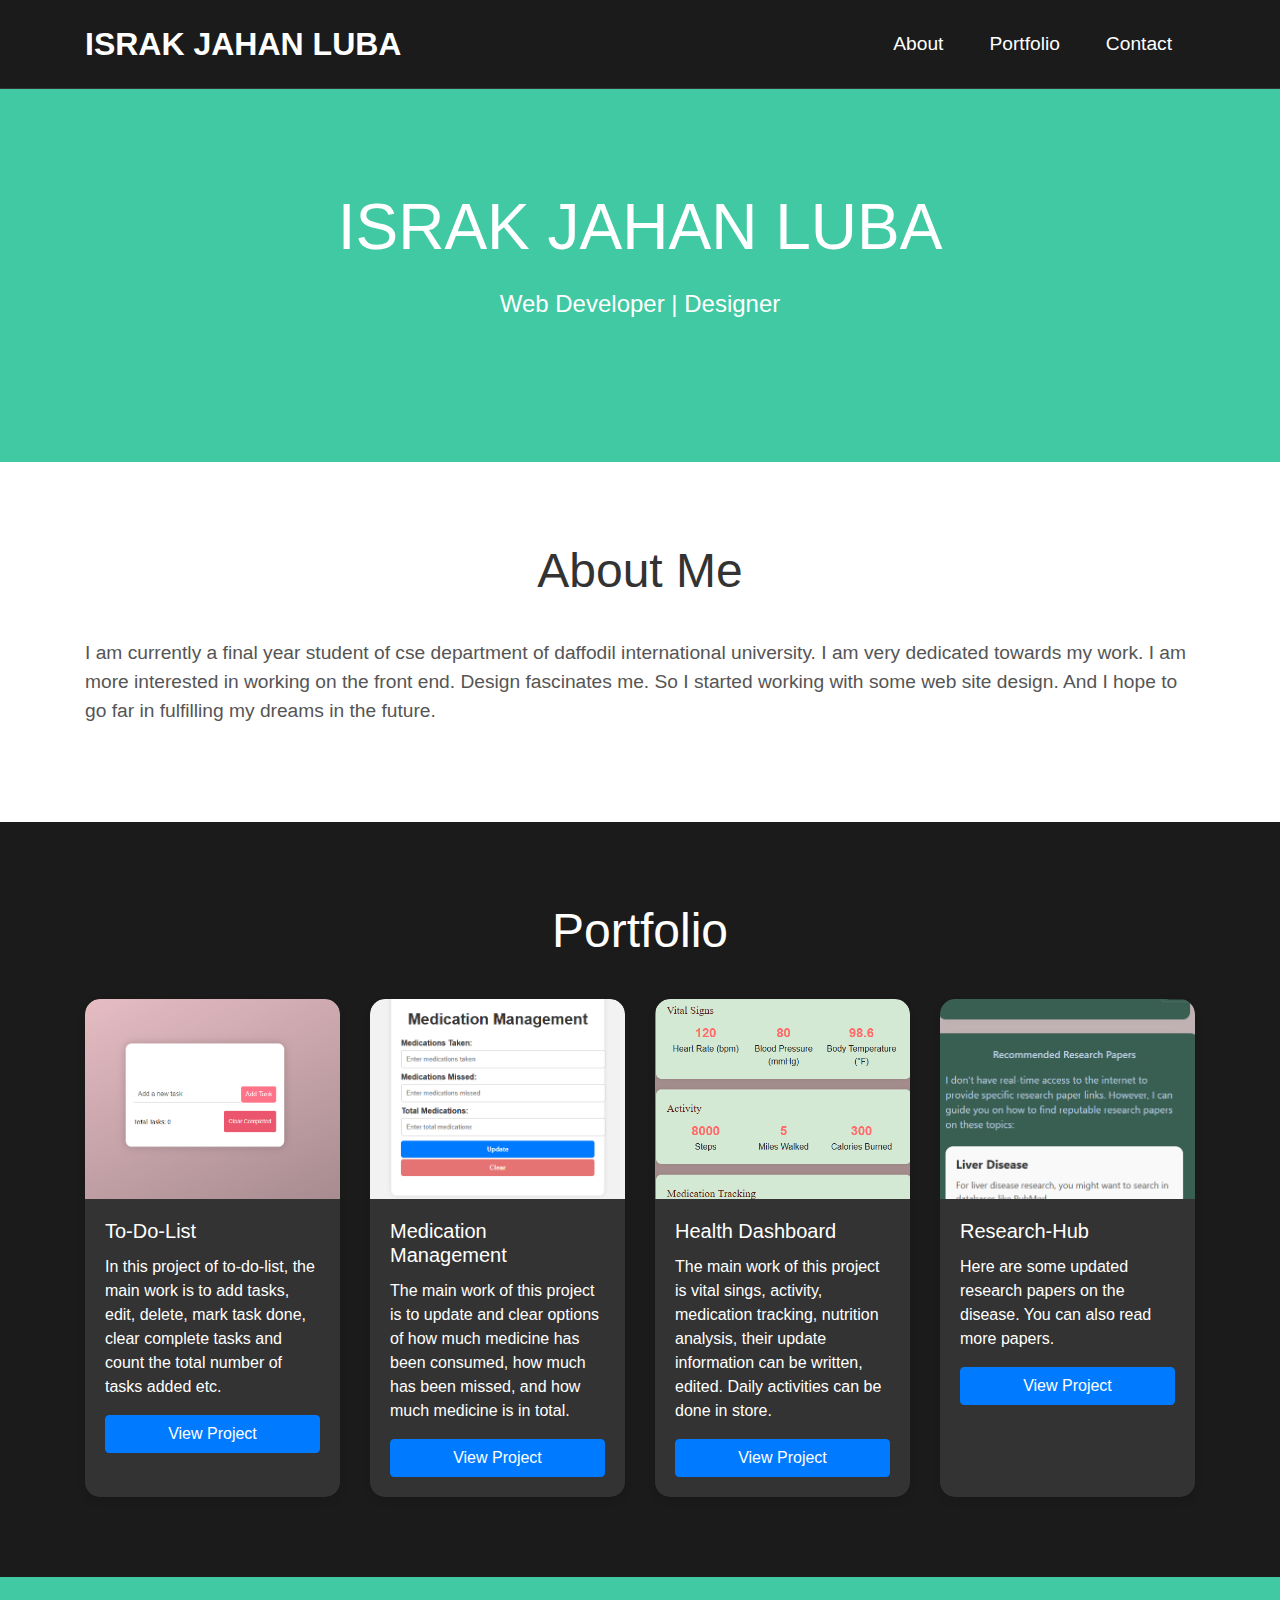
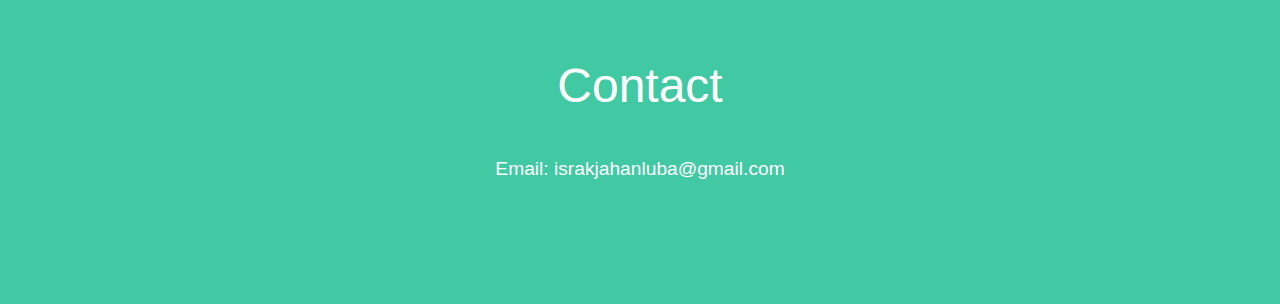
<file: index.html>
<!DOCTYPE html>
<html lang="en">

<head>
    <meta charset="UTF-8">
    <meta name="viewport" content="width=device-width, initial-scale=1">
    <title>Your Name - Portfolio</title>
    <link rel="stylesheet" href="https://stackpath.bootstrapcdn.com/bootstrap/4.5.2/css/bootstrap.min.css">
    <style>
        body {
            font-family: 'Segoe UI', Tahoma, Geneva, Verdana, sans-serif;
            background-color: #f7f7f7;
            color: #333;
            margin: 0;
            padding: 0;
        }

        /* Navbar */
        .navbar {
            background-color: #1b1b1b;
            padding: 15px 0;
            border-bottom: 1px solid #333;
        }

        .navbar-brand {
            font-size: 2rem;
            color: #ffffff;
            font-weight: bold;
        }

        .navbar-nav .nav-link {
            color: #ffffff;
            font-size: 1.2rem;
            margin: 0 15px;
        }

        .navbar-nav .nav-link:hover {
            color: #40c9a2;
        }

        /* Hero Section */
        .hero {
            background-color: #40c9a2;
            color: #ffffff;
            padding: 100px 0;
            text-align: center;
        }

        .hero h1 {
            font-size: 4rem;
            margin-bottom: 20px;
        }

        .hero p {
            font-size: 1.5rem;
            margin-bottom: 40px;
        }

        /* About Section */
        .about {
            background-color: #ffffff;
            padding: 80px 0;
        }

        .about h2 {
            font-size: 3rem;
            margin-bottom: 40px;
            text-align: center;
            color: #333;
        }

        .about p {
            font-size: 1.2rem;
            color: #555;
        }

        /* Portfolio Section */
/* Portfolio Section */
.portfolio {
    background-color: #1b1b1b;
    padding: 80px 0;
}

.portfolio h2 {
    font-size: 3rem;
    margin-bottom: 40px;
    text-align: center;
    color: #ffffff;
}

.card {
    border: none;
    margin-bottom: 30px;
    transition: transform 0.3s, box-shadow 0.3s; /* Add box-shadow transition */
    background-color: #333;
    color: #ffffff;
    border-radius: 15px;
    overflow: hidden;
    position: relative;
    box-shadow: 0 4px 8px rgba(0, 0, 0, 0.1); /* Add a subtle box shadow */
}

.card:hover {
    transform: scale(1.05);
    box-shadow: 0 8px 16px rgba(0, 0, 0, 0.2); /* Enhance box shadow on hover */
}

.card img {
    border-radius: 15px 15px 0 0;
    width: 100%;
    height: 200px;
    object-fit: cover;
}

.card-overlay {
    position: absolute;
    top: 0;
    left: 0;
    width: 100%;
    height: 100%;
    background: linear-gradient(rgba(0, 0, 0, 0.5), rgba(0, 0, 0, 0.8)); /* Add gradient overlay */
    opacity: 0;
    transition: opacity 0.3s;
    display: flex;
    flex-direction: column;
    justify-content: center;
    align-items: center;
}

.card:hover .card-overlay {
    opacity: 1;
}

.overlay-text {
    color: #ffffff;
    font-size: 1.5rem;
    font-weight: bold;
    margin-bottom: 10px;
}

.overlay-description {
    color: #ccc;
    font-size: 1.2rem;
    margin-bottom: 20px;
}

.overlay-button {
    background-color: #40c9a2;
    color: #ffffff;
    text-decoration: none;
    padding: 8px 16px;
    border-radius: 5px;
    transition: background-color 0.3s;
}

.overlay-button:hover {
    background-color: #338b7b;
}
        /* Contact Section */
        .contact {
            background-color: #40c9a2;
            color: #ffffff;
            padding: 80px 0;
            text-align: center;
        }

        .contact h2 {
            font-size: 3rem;
            margin-bottom: 40px;
        }

        .contact p {
            font-size: 1.2rem;
            color: #ffffff;
            margin-bottom: 40px;
        }

        .footer {
            background-color: #333;
            color: #ffffff;
            text-align: center;
            padding: 10px 0;
            position: fixed;
            width: 100%;
            bottom: 0;
            
        }
    </style>
</head>

<body>

    <!-- Navbar -->
    <nav class="navbar navbar-expand-lg">
        <div class="container">
            <a class="navbar-brand" href="#">ISRAK JAHAN LUBA</a>
            <button class="navbar-toggler" type="button" data-toggle="collapse" data-target="#navbarNav"
                aria-controls="navbarNav" aria-expanded="false" aria-label="Toggle navigation">
                <span class="navbar-toggler-icon"></span>
            </button>
            <div class="collapse navbar-collapse" id="navbarNav">
                <ul class="navbar-nav ml-auto">
                    <li class="nav-item">
                        <a class="nav-link" href="#about">About</a>
                    </li>
                    <li class="nav-item">
                        <a class="nav-link" href="#portfolio">Portfolio</a>
                    </li>
                    <li class="nav-item">
                        <a class="nav-link" href="#contact">Contact</a>
                    </li>
                </ul>
            </div>
        </div>
    </nav>

    <!-- Hero Section -->
    <div class="hero">
        <div class="container">
            <h1>ISRAK JAHAN LUBA</h1>
            <p>Web Developer | Designer </p>
        </div>
    </div>

    <!-- About Section -->
    <section id="about" class="about">
        <div class="container">
            <h2>About Me</h2>
            <p>I am currently a final year student of cse department of daffodil international university. I am very dedicated towards my work. I am more interested in working on the front end. Design fascinates me. So I started working with some web site design. And I hope to go far in fulfilling my dreams in the future.</p>
        </div>
    </section>

    <!-- Portfolio Section -->
<!-- Portfolio Section -->
<section id="portfolio" class="portfolio">
    <div class="container">
        <h2>Portfolio</h2>
        <div class="card-deck">

            <!-- Project 1 -->
            <div class="card">
                <div class="card-img-wrapper">
                    <img src="image/to-do-list.png" class="card-img-top" alt="Project 1">
                </div>
                <div class="card-body d-flex flex-column">
                    <h5 class="card-title">To-Do-List</h5>
                    <p class="card-text">In this project of to-do-list, the main work is to add tasks, edit, delete,
                        mark task done, clear complete tasks and count the total number of tasks added etc.</p>
                    <a href="to-do-list.html" target="_blank" class="btn btn-primary">View Project</a>
                </div>
            </div>

            <!-- Project 2 -->
            <div class="card">
                <div class="card-img-wrapper">
                    <img src="image/medication.png" class="card-img-top" alt="Project 2">
                </div>
                <div class="card-body d-flex flex-column">
                    <h5 class="card-title">Medication Management</h5>
                    <p class="card-text">The main work of this project is to update and clear options of how much medicine has been consumed, 
                        how much has been missed, and how much medicine is in total.</p>
                    <a href="medication.html" target="_blank" class="btn btn-primary">View Project</a>
                </div>
            </div>

            <!-- Project 3 -->
            <div class="card ">
                <div class="card-img-wrapper">
                    <img src="image/health-dashboard.png" class="card-img-top" alt="Project 3">
                </div>
                <div class="card-body d-flex flex-column">
                    <h5 class="card-title">Health Dashboard</h5>
                    <p class="card-text">The main work of this project is vital sings, activity, medication tracking, nutrition analysis,
                        their update information can be written, edited. Daily activities can be done in store.</p>
                    <a href="health-dashboard.html" target="_blank" class="btn btn-primary">View Project</a>
                </div>
            </div>

            <!-- Project 4 -->
            <div class="card">
                <div class="card-img-wrapper">
                    <img src="image/research-hub.png" class="card-img-top" alt="Project 4">
                </div>
                <div class="card-body d-flex flex-column">
                    <h5 class="card-title">Research-Hub</h5>
                    <p class="card-text">Here are some updated research papers on the disease. You can also read more papers.</p>
                    <a href="research-hub.html" target="_blank" class="btn btn-primary">View Project</a>
                </div>
            </div>

            <!-- Add more projects as needed -->

        </div>
    </div>
</section>


    <!-- Contact Section -->
    <section id="contact" class="contact">
        <div class="container">
            <h2>Contact</h2>
            <p>Email: israkjahanluba@gmail.com</p>
</file>
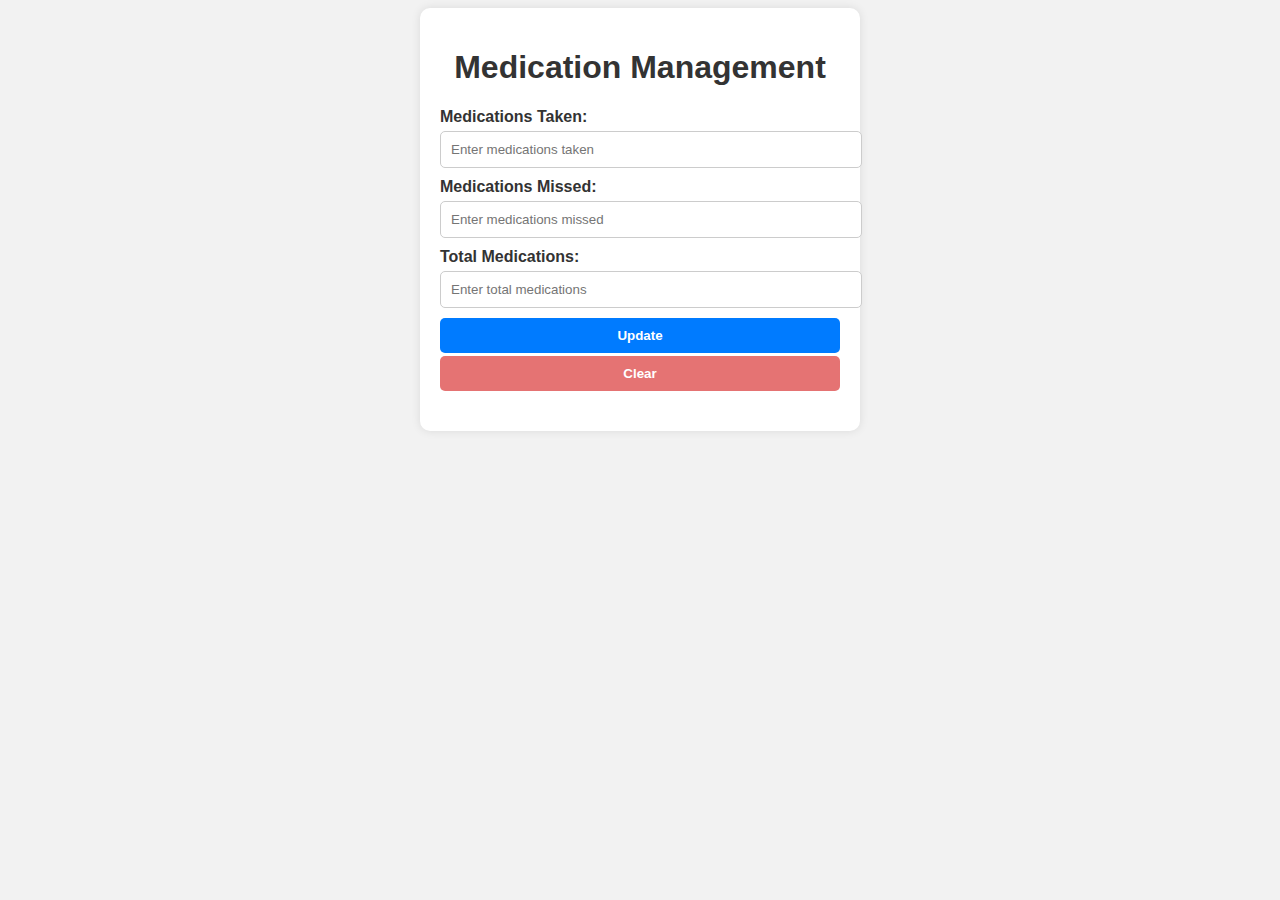
<file: medication.html>
<!DOCTYPE html>
<html>
<head>
  <title>Medication Management</title>
  <style>
    /* Styles for the medication management tool */
    body {
      font-family: Arial, sans-serif;
      background-color: #f2f2f2;
    }
    .container {
      max-width: 400px;
      margin: 0 auto;
      padding: 20px;
      background-color: #fff;
      border-radius: 10px;
      box-shadow: 0px 0px 10px rgba(0, 0, 0, 0.1);
    }
    h1 {
      text-align: center;
      color: #333;
    }
    .medication-section {
      margin-top: 20px;
    }
    .medication-label {
      display: block;
      margin-bottom: 5px;
      color: #333;
      font-weight: bold;
    }
    .medication-field {
      width: 100%;
      padding: 10px;
      border: 1px solid #ccc;
      border-radius: 5px;
      margin-bottom: 10px;
    }
    .medication-button {
      width: 100%;
      padding: 10px;
      background-color: #007bff;
      color: #fff;
      border: none;
      border-radius: 5px;
      cursor: pointer;
      font-weight: bold;
      margin-right: 5px;
    }
    .clear-button {
      width: 100%;
      padding: 10px;
      background-color: #e57373;
      color: #fff;
      border: none;
      border-radius: 5px;
      cursor: pointer;
      font-weight: bold;
      margin-top: 3px;
    }
    .medication-stats {
      margin-top: 20px;
      text-align: center;
      font-weight: bold;
      color: #007bff;
    }
  </style>
</head>
<body>
  <div class="container">
    <h1>Medication Management</h1>
    <form class="medication-section">
      <label class="medication-label" for="medicationsTaken">Medications Taken:</label>
      <input type="number" class="medication-field" id="medicationsTaken" placeholder="Enter medications taken">
      
      <label class="medication-label" for="medicationsMissed">Medications Missed:</label>
      <input type="number" class="medication-field" id="medicationsMissed" placeholder="Enter medications missed">

      <label class="medication-label" for="totalMedications">Total Medications:</label>
      <input type="number" class="medication-field" id="totalMedications" placeholder="Enter total medications">
      
      <button class="medication-button" id="update-button">Update</button>
      <button class="clear-button" id="clear-button">Clear</button>
    </form>
    <div class="medication-stats" id="medication-stats"></div>
  </div>

  <script>
    const updateButton = document.getElementById('update-button');
    const clearButton = document.getElementById('clear-button');
    const medicationStats = document.getElementById('medication-stats');
    const inputFields = document.querySelectorAll('.medication-field');

    updateButton.addEventListener('click', function (event) {
      event.preventDefault();
      clearButton.addEventListener('click', function (event) {
        event.preventDefault();
        inputFields.forEach(field => field.value = '');
        medicationStats.innerHTML = '';
      });

      const medicationsTaken = parseInt(document.getElementById('medicationsTaken').value) || 0;
      const medicationsMissed = parseInt(document.getElementById('medicationsMissed').value) || 0;
      const totalMedications = parseInt(document.getElementById('totalMedications').value) || 0;

      const medicationsRemaining = totalMedications - (medicationsTaken + medicationsMissed);

      const stats = `<p>Medications Taken: ${medicationsTaken}</p>
                     <p>Medications Missed: ${medicationsMissed}</p>
                     <p>Medications Remaining: ${medicationsRemaining}</p>`;

      medicationStats.innerHTML = stats;
    });
  </script>
</body>
</html>
</file>
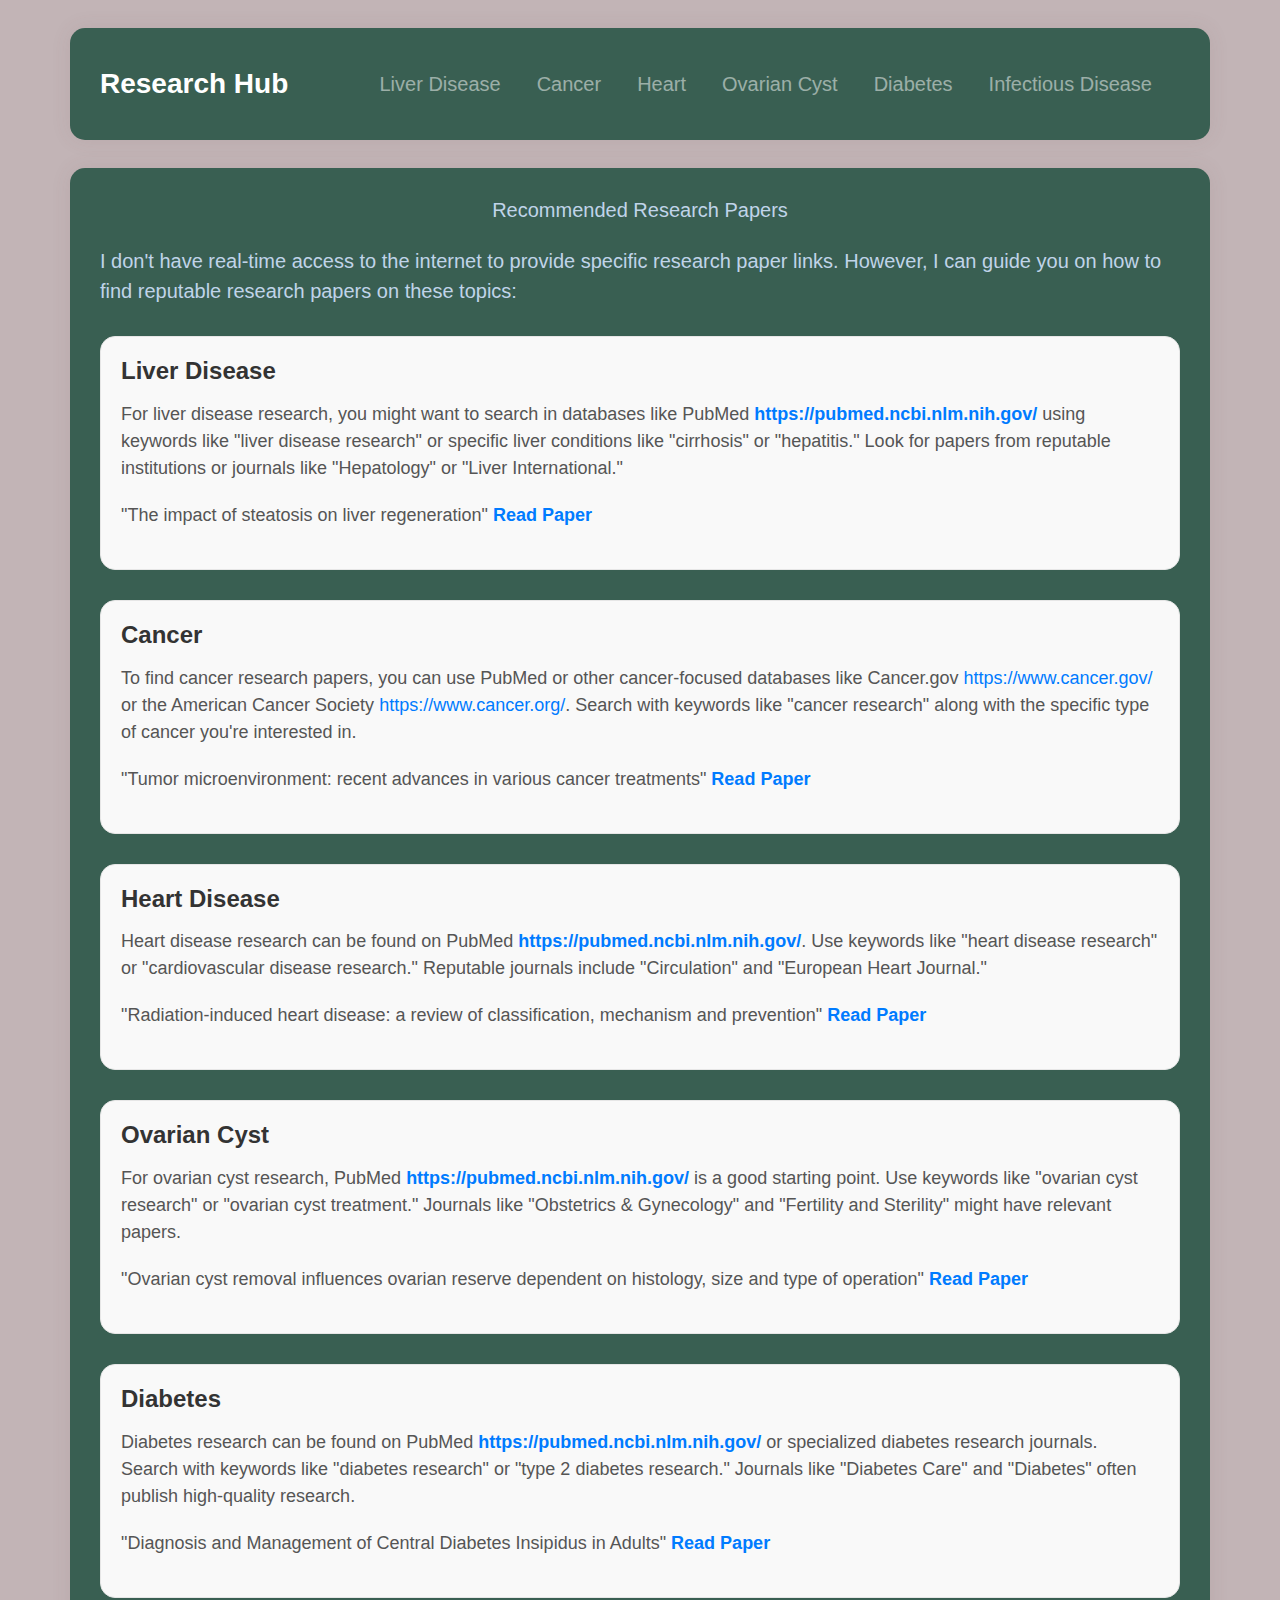
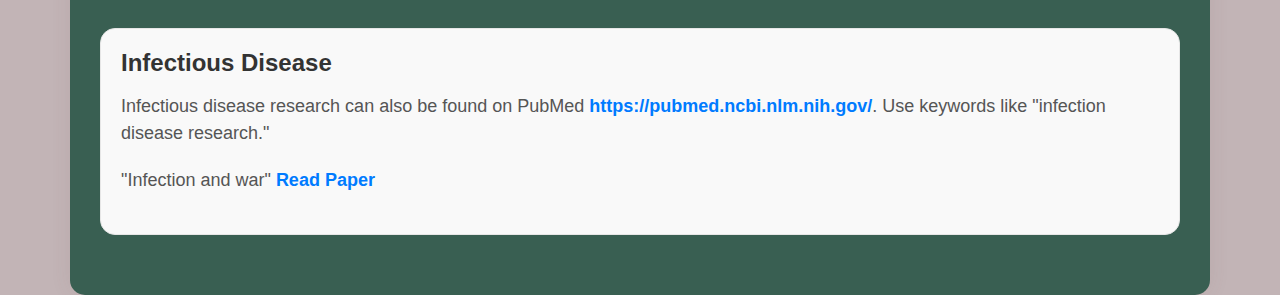
<file: research-hub.html>
<!DOCTYPE html>
<html lang="en">
<head>
  <meta charset="UTF-8">
  <meta name="viewport" content="width=device-width, initial-scale=1.0">
  <title>Research Hub - Recommendations</title>
  <link rel="stylesheet" href="https://stackpath.bootstrapcdn.com/bootstrap/4.5.0/css/bootstrap.min.css">
  <style>
     @import url('https://cdnjs.cloudflare.com/ajax/libs/font-awesome/6.0.0-beta3/css/all.min.css');

/*  media query: */
@media (max-width: 768px) {
    body {
        font-size: 16px; /* Adjust the font size for smaller screens */
    }
}
    body {
      background-color: #c2b4b6;
      font-family: 'Segoe UI', Tahoma, Geneva, Verdana, sans-serif;
      margin: 0;
      padding: 0;
    }

    /* .navbar {
      background-color: #1a1a1a;
      padding: 10px 0;
      border-bottom: 2px solid #4d4d4d;
    } */

    .navbar-brand {
      color: #101110;
      font-size: 28px;
      font-weight: bold;
      
    }

    .navbar-toggler {
      border: 2px solid #c7afaf;
    }

    .navbar-toggler-icon {
      background-color: #070606;
    }

    .navbar-nav {
      margin-left: auto;
    }

    .nav-link {
      color: #ffffff;
      font-size: 20px;
      margin-right: 20px;
      transition: color 0.3s;
    }

    .nav-link:hover {
      color: #678c92;
    }

    .container {
      background-color: #395f52;
      border-radius: 15px;
      box-shadow: 0 0 20px rgba(116, 81, 81, 0.1);
      padding: 30px;
      margin-top: 20px;
    }

    .research-list {
      margin-top: 30px;
    }

    .research-item {
      margin-bottom: 30px;
      padding: 20px;
      border: 1px solid #e6e6e6;
      border-radius: 15px;
      background-color: #f9f9f9;
      transition: transform 0.3s, box-shadow 0.3s;
    }

    .research-item:hover {
      transform: translateY(-5px);
      box-shadow: 0 5px 20px rgba(0, 0, 0, 0.2);
    }

    .research-title {
      font-size: 24px;
      font-weight: bold;
      color: #333333;
      margin-bottom: 15px;
    }

    .research-description {
      font-size: 18px;
      color: #555555;
      margin-bottom: 20px;
    }

    .research-link {
      color: #007bff;
      text-decoration: none;
      font-weight: bold;
    }
    .text-center{
         color: #c0d4e9;
    }
    .mb-4{
        color:#c0d4e9; 
        font-size: 20px;
    }

  </style>
</head>
<body>

<nav class="navbar navbar-expand-lg navbar-dark">
  <div class="container">
    <a class="navbar-brand" href="#">Research Hub</a>
    <button class="navbar-toggler" type="button" data-toggle="collapse" data-target="#navbarNav" aria-controls="navbarNav" aria-expanded="false" aria-label="Toggle navigation">
      <span class="navbar-toggler-icon"></span>
    </button>
    <div class="collapse navbar-collapse" id="navbarNav">
      <ul class="navbar-nav">
        <li class="nav-item">
          <a class="nav-link" href="#liver-disease">Liver Disease</a>
        </li>
        <li class="nav-item">
          <a class="nav-link" href="#cancer">Cancer</a>
        </li>
        <li class="nav-item">
          <a class="nav-link" href="#heart">Heart</a>
        </li>
        <li class="nav-item">
          <a class="nav-link" href="#ovarian-cyst">Ovarian Cyst</a>
        </li>
        <li class="nav-item">
          <a class="nav-link" href="#diabetes">Diabetes</a>
        </li>
        <li class="nav-item">
          <a class="nav-link" href="#infectious-disease">Infectious Disease</a>
        </li>
      </ul>
    </div>
  </div>
</nav>

<div class="container">
  <h2 class="text-center mb-4">Recommended Research Papers</h2>
  <p class="mb-4">I don't have real-time access to the internet to provide specific research paper links. However, I can guide you on how to find reputable research papers on these topics:</p>

  
  <!-- Liver Disease Research Item -->
  <div id="liver-disease" class="research-list">
    <div class="research-item">
      <h3 class="research-title">Liver Disease</h3>
      <p class="research-description">For liver disease research, you might want to search in databases like PubMed <a target="_blank" href="https://pubmed.ncbi.nlm.nih.gov/" class="research-link">https://pubmed.ncbi.nlm.nih.gov/</a> using keywords like "liver disease research" or specific liver conditions like "cirrhosis" or "hepatitis." Look for papers from reputable institutions or journals like "Hepatology" or "Liver International."</p>
      <p class="research-description"> "The impact of steatosis on liver regeneration" <a target="_blank" href="https://pubmed.ncbi.nlm.nih.gov/30462610/" class="research-link">Read Paper</a></p>
    </div>
  </div>

  <!-- Cancer Research Item -->
  <div id="cancer" class="research-list">
    <div class="research-item">
      <h3 class="research-title">Cancer</h3>
      <p class="research-description">To find cancer research papers, you can use PubMed or other cancer-focused databases like Cancer.gov <a target="_blank" href="https://www.cancer.gov/">https://www.cancer.gov/</a> or the American Cancer Society <a target="_blank" href="https://www.cancer.org/">https://www.cancer.org/</a>. Search with keywords like "cancer research" along with the specific type of cancer you're interested in.</p>
      <p class="research-description"> "Tumor microenvironment: recent advances in various cancer treatments" <a target="_blank" href="https://pubmed.ncbi.nlm.nih.gov/29949179/" class="research-link">Read Paper</a></p>
    </div>
  </div>

  <!-- Heart Research Item -->
  <div id="heart" class="research-list">
    <div class="research-item">
      <h3 class="research-title">Heart Disease</h3>
      <p class="research-description">Heart disease research can be found on PubMed <a target="_blank" href="https://pubmed.ncbi.nlm.nih.gov/" class="research-link">https://pubmed.ncbi.nlm.nih.gov/</a>. Use keywords like "heart disease research" or "cardiovascular disease research." Reputable journals include "Circulation" and "European Heart Journal."</p>
      <p class="research-description">"Radiation-induced heart disease: a review of classification, mechanism and prevention" <a target="_blank" href="https://pubmed.ncbi.nlm.nih.gov/31592122/" class="research-link">Read Paper</a></p>
    </div>
  </div>

  <!-- Ovarian Cyst Research Item -->
  <div id="ovarian-cyst" class="research-list">
    <div class="research-item">
      <h3 class="research-title">Ovarian Cyst</h3>
      <p class="research-description">For ovarian cyst research, PubMed <a target="_blank" href="https://pubmed.ncbi.nlm.nih.gov/" class="research-link">https://pubmed.ncbi.nlm.nih.gov/</a> is a good starting point. Use keywords like "ovarian cyst research" or "ovarian cyst treatment." Journals like "Obstetrics & Gynecology" and "Fertility and Sterility" might have relevant papers.</p>
      <p class="research-description">"Ovarian cyst removal influences ovarian reserve dependent on histology, size and type of operation" <a target="_blank" href="https://pubmed.ncbi.nlm.nih.gov/29806554/" class="research-link">Read Paper</a></p>
    </div>
  </div>

  <!-- Diabetes Research Item -->
  <div id="diabetes" class="research-list">
    <div class="research-item">
      <h3 class="research-title">Diabetes</h3>
      <p class="research-description">Diabetes research can be found on PubMed <a target="_blank" href="https://pubmed.ncbi.nlm.nih.gov/" class="research-link">https://pubmed.ncbi.nlm.nih.gov/</a> or specialized diabetes research journals. Search with keywords like "diabetes research" or "type 2 diabetes research." Journals like "Diabetes Care" and "Diabetes" often publish high-quality research.</p>
      <p class="research-description">"Diagnosis and Management of Central Diabetes Insipidus in Adults" <a href="https://pubmed.ncbi.nlm.nih.gov/35771962/" class="research-link">Read Paper</a></p>
    </div>
  </div>

  <!-- Infectious Disease Research Item -->
  <div id="infectious-disease" class="research-list">
    <div class="research-item">
      <h3 class="research-title">Infectious Disease</h3>
      <p class="research-description">Infectious disease research can also be found on PubMed <a target="_blank" href="https://pubmed.ncbi.nlm.nih.gov/" class="research-link">https://pubmed.ncbi.nlm.nih.gov/</a>. Use keywords like "infection disease research."</p>
      <p class="research-description">"Infection and war" <a target="_blank" href="https://pubmed.ncbi.nlm.nih.gov/21025964/" class="research-link">Read Paper</a></p>
    </div>
  </div>
</div>

<script src="https://code.jquery.com/jquery-3.5.1.slim.min.js"></script>
<script src="https://cdn.jsdelivr.net/npm/@popperjs/core@2.9.1/dist/umd/popper.min.js"></script>
<script src="https://stackpath.bootstrapcdn.com/bootstrap/4.5.0/js/bootstrap.min.js"></script>
</body>
</html>
</file>
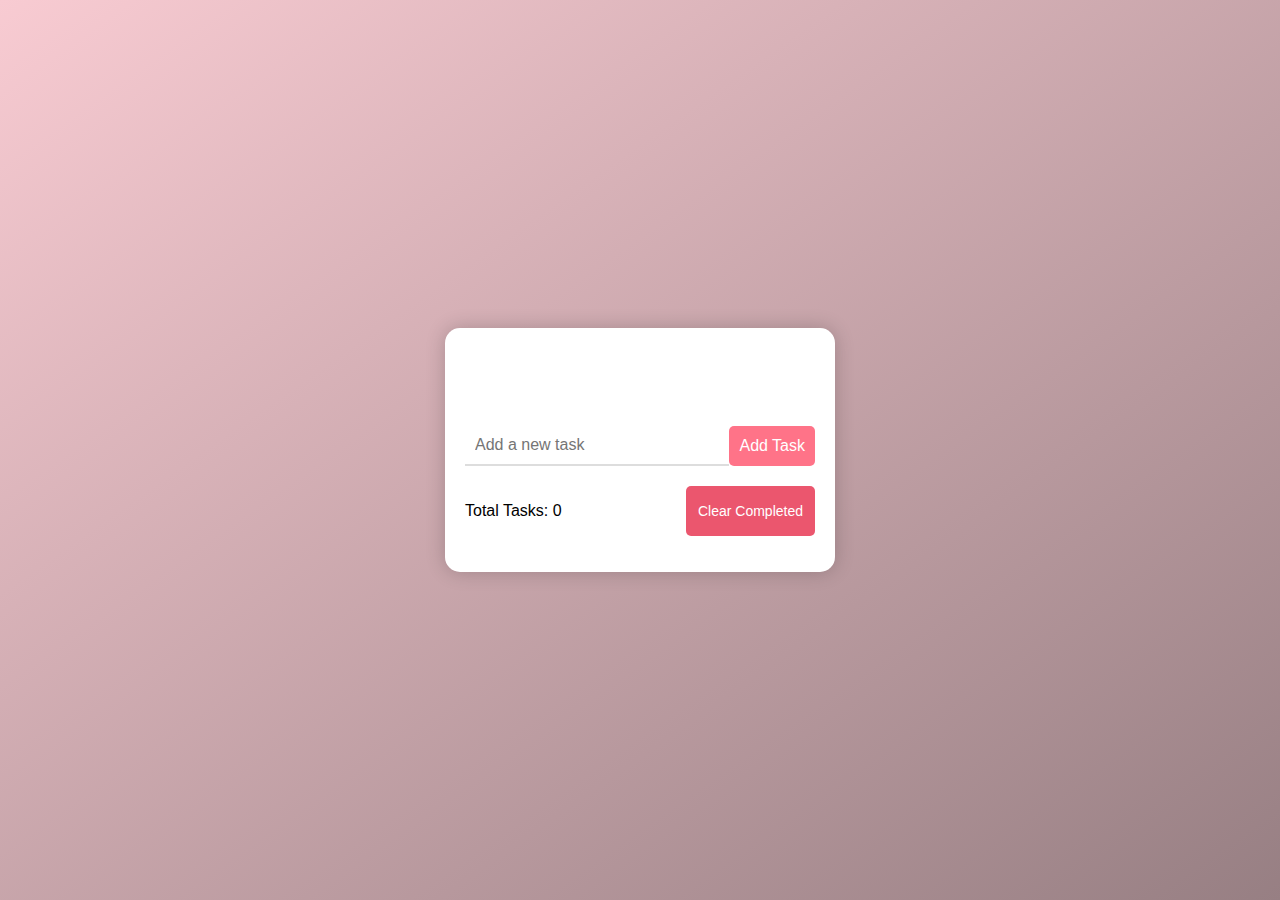
<file: to-do-list.html>
<!DOCTYPE html>
<html lang="en">
<head>
    <meta charset="UTF-8">
    <meta name="viewport" content="width=device-width, initial-scale=1.0">
    <link rel="stylesheet" href="list.css">
    <title>To-Do List</title>
</head>
<body>
    <div class="container">
        <h1>To-Do List</h1>
        <form id="taskForm">
            <input type="text" id="taskInput" placeholder="Add a new task" required>
            <button type="submit">Add Task</button>
        </form>
        <div class="task-actions">
            <p>Total Tasks: <span id="totalTasks">0</span></p>
            <button id="clearCompleted">Clear Completed</button>
        </div>
        <ul id="taskList"></ul>
    </div>
    <script src="script.js"></script>
</body>
</html>
</file>
<file: list.css>
body {
    font-family: 'Segoe UI', Tahoma, Geneva, Verdana, sans-serif;
    background: linear-gradient(to bottom right, #f8cbd2, #977f83);
    margin: 0;
    padding: 0;
    display: flex;
    align-items: center;
    justify-content: center;
    height: 100vh;
}

.container {
    background-color: #fff;
    padding: 20px;
    border-radius: 15px;
    box-shadow: 0 0 20px rgba(0, 0, 0, 0.2);
    width: 350px;
}

h1 {
    text-align: center;
    color: #fff;
    margin-bottom: 20px;
}

form {
    display: flex;
    margin-bottom: 20px;
}

input {
    flex: 1;
    padding: 10px;
    font-size: 16px;
    border: none;
    border-bottom: 2px solid #ddd;
    background-color: #fff;
    transition: border-color 0.3s;
}

input:focus {
    border-color: #ff7388;
}

button {
    background-color: #ff7388;
    color: #fff;
    border: none;
    padding: 10px;
    font-size: 16px;
    cursor: pointer;
    border-radius: 5px;
    transition: background-color 0.3s;
}

button:hover {
    background-color: #eb566e;
}

.task-actions {
    display: flex;
    justify-content: space-between;
    margin-bottom: 15px;
}

#clearCompleted {
    background-color: #eb566e;
    color: #fff;
    border: none;
    padding: 8px 12px;
    font-size: 14px;
    cursor: pointer;
    border-radius: 5px;
    transition: background-color 0.3s;
}

#clearCompleted:hover {
    background-color: #d94c61;
}

ul {
    list-style-type: none;
    padding: 0;
}

li {
    display: flex;
    align-items: center;
    justify-content: space-between;
    border-bottom: 1px solid #ddd;
    padding: 10px 0;
    font-size: 16px;
}

li:last-child {
    border-bottom: none;
}

.delete-btn,
.edit-btn,
.done-btn {
    background-color: #693d44;
    color: #fff;
    border: none;
    padding: 6px 10px;
    cursor: pointer;
    margin-left: 6px;
    font-size: 14px;
    border-radius: 3px;
    transition: background-color 0.3s;
}

.delete-btn:hover,
.edit-btn:hover,
.done-btn:hover {
    background-color: #8b5e65;
}

.done-btn {
    background-color: #57c746;
}

.done-btn:hover {
    background-color: #4ea83f;
}

@keyframes fadeIn {
    from {
        opacity: 0;
        transform: translateY(10px);
    }
    to {
        opacity: 1;
        transform: translateY(0);
    }
}

li {
    animation: fadeIn 0.3s ease-in-out;
}
</file>
